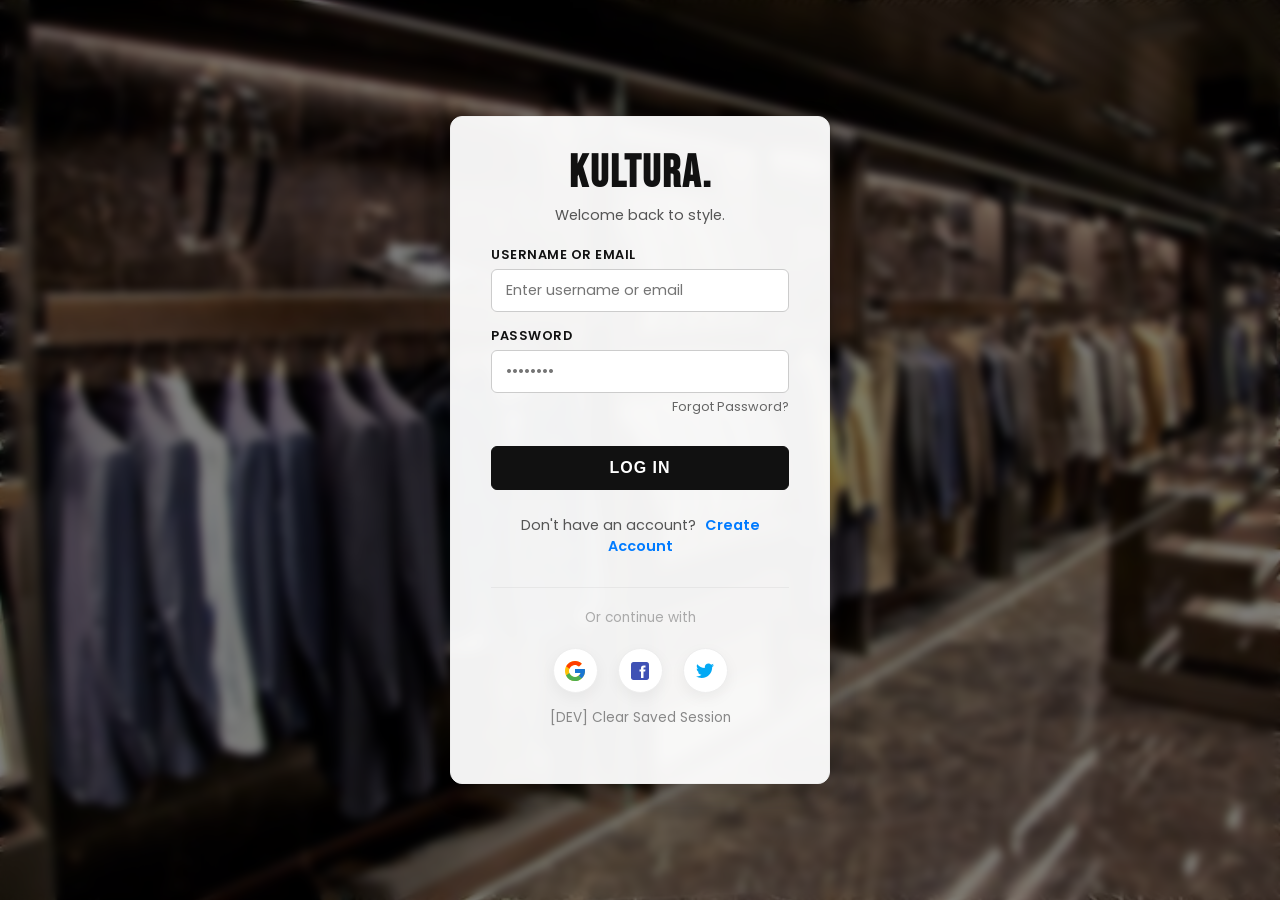
<file: index.html>
<!DOCTYPE html>
<html lang="en">

<head>
    <meta charset="UTF-8">
    <meta name="viewport" content="width=device-width, initial-scale=1.0">
    <title>Login - KULTURA</title>
    <link
        href="https://fonts.googleapis.com/css2?family=Bebas+Neue&family=Poppins:wght@300;400;500;600;700&display=swap"
        rel="stylesheet">
    <link rel="stylesheet" href="style/style.css">
    <link rel="stylesheet" href="style/account.css">
    <style>
        body {
            display: flex;
            justify-content: center;
            align-items: center;
            height: 100vh;
            background-color: #f4f4f4;
            margin: 0;
            background-image: url('img/heroBanner2.jpeg');
            background-size: cover;
            background-position: center;
        }

        body::before {
            content: '';
            position: absolute;
            top: 0;
            left: 0;
            right: 0;
            bottom: 0;
            background: rgba(0, 0, 0, 0.5);
            backdrop-filter: blur(5px);
            z-index: 0;
        }

        .login-card {
            position: relative;
            z-index: 1;
        }
    </style>
</head>

<body>

    <div class="login-card">
        <h2 style="margin-bottom: 5px;">KULTURA.</h2>
        <p data-i18n="login_subtitle" style="margin-bottom: 20px;">Welcome back to style.</p>

        <form id="login-form">
            <div class="form-group">
                <label data-i18n="label_username">Username or Email</label>
                <input type="text" id="login-username" required placeholder="Enter username or email"
                    data-i18n-placeholder="ph_username">
            </div>

            <div class="form-group">
                <label data-i18n="label_password">Password</label>
                <input type="password" id="login-password" required placeholder="••••••••">
                <div class="forgot-pass" onclick="alert('Feature coming soon!')">Forgot Password?</div>
            </div>
            <button type="submit" class="btn-login" data-i18n="btn_login">Log In</button>
            <p class="auth-switch">
                <span data-i18n="text_no_account">Don't have an account?</span>
                <span class="auth-link" onclick="switchAuth('signup')" data-i18n="link_create_account">Create
                    Account</span>
            </p>
        </form>

        <form id="signup-form" style="display: none;">
            <div class="form-group">
                <label>Username</label>
                <input type="text" id="signup-username" required placeholder="Pick a username">
            </div>
            <div class="form-group">
                <label>Email</label>
                <input type="email" id="signup-email" required placeholder="example@email.com">
            </div>
            <div class="form-group">
                <label>Password</label>
                <input type="password" id="signup-pass" required placeholder="Create a password">
            </div>
            <button type="button" class="btn-login"
                onclick="alert('Sign Up functionality implementation pending backend.')">Sign Up</button>
            <p class="auth-switch">
                <span data-i18n="text_have_account">Already have an account?</span>
                <span class="auth-link" onclick="switchAuth('login')" data-i18n="link_login_text">Log In</span>
            </p>
        </form>

        <div class="social-login-section">
            <p>Or continue with</p>
            <div class="social-icons">
                <button class="social-btn google">
                    <svg xmlns="http://www.w3.org/2000/svg" viewBox="0 0 48 48" width="24px" height="24px">
                        <path fill="#FFC107"
                            d="M43.611,20.083H42V20H24v8h11.303c-1.649,4.657-6.08,8-11.303,8c-6.627,0-12-5.373-12-12c0-6.627,5.373-12,12-12c3.059,0,5.842,1.154,7.961,3.039l5.657-5.657C34.046,6.053,29.268,4,24,4C12.955,4,4,12.955,4,24c0,11.045,8.955,20,20,20c11.045,0,20-8.955,20-20C44,22.659,43.862,21.35,43.611,20.083z" />
                        <path fill="#FF3D00"
                            d="M6.306,14.691l6.571,4.819C14.655,15.108,18.961,12,24,12c3.059,0,5.842,1.154,7.961,3.039l5.657-5.657C34.046,6.053,29.268,4,24,4C16.318,4,9.656,8.337,6.306,14.691z" />
                        <path fill="#4CAF50"
                            d="M24,44c5.166,0,9.86-1.977,13.409-5.192l-6.19-5.238C29.211,35.091,26.715,36,24,36c-5.222,0-9.653-3.343-11.303-8l-6.568,4.91C9.658,40.175,16.305,44,24,44z" />
                        <path fill="#1976D2"
                            d="M43.611,20.083H42V20H24v8h11.303c-0.792,2.237-2.231,4.166-4.087,5.571c0.001-0.001,0.002-0.001,0.003-0.002l6.19,5.238C36.971,39.205,44,34,44,24C44,22.659,43.862,21.35,43.611,20.083z" />
                    </svg>
                </button>
                <button class="social-btn facebook">
                    <svg xmlns="http://www.w3.org/2000/svg" viewBox="0 0 48 48" width="24px" height="24px">
                        <path fill="#3F51B5"
                            d="M42,37c0,2.762-2.238,5-5,5H11c-2.761,0-5-2.238-5-5V11c0-2.762,2.239-5,5-5h26c2.762,0,5,2.238,5,5V37z" />
                        <path fill="#FFF"
                            d="M34.368,25H31v13h-5V25h-3v-4h3v-2.41c0.002-3.508,1.459-5.59,5.592-5.59H35v4h-2.287C31.104,17,31,17.6,31,18.723V21h4L34.368,25z" />
                    </svg>
                </button>
                <button class="social-btn twitter">
                    <svg xmlns="http://www.w3.org/2000/svg" viewBox="0 0 48 48" width="24px" height="24px">
                        <path fill="#03A9F4"
                            d="M42,12.429c-1.323,0.586-2.746,0.977-4.247,1.162c1.526-0.906,2.7-2.351,3.251-4.058c-1.428,0.837-3.01,1.452-4.693,1.776C34.967,9.884,33.05,9,30.926,9c-4.08,0-7.387,3.278-7.387,7.32c0,0.572,0.067,1.129,0.193,1.67c-6.138-0.308-11.582-3.226-15.224-7.654c-0.64,1.082-1,2.349-1,3.686c0,2.541,1.301,4.778,3.285,6.096c-1.211-0.037-2.351-0.37-3.349-0.914c0,0.022,0,0.055,0,0.086c0,3.551,2.547,6.508,5.923,7.181c-0.617,0.169-1.269,0.263-1.941,0.263c-0.477,0-0.942-0.054-1.392-0.135c0.94,2.902,3.667,5.023,6.898,5.086c-2.528,1.96-5.712,3.134-9.174,3.134c-0.598,0-1.183-0.034-1.761-0.104C9.268,36.786,13.152,38,17.321,38c13.585,0,21.017-11.156,21.017-20.834c0-0.317-0.01-0.633-0.025-0.945C39.763,15.197,41.013,13.905,42,12.429" />
                    </svg>
                </button>
            </div>
        </div>

        <p style="margin-top: 15px; font-size: 0.85rem; color: #888; cursor: pointer;"
            onclick="localStorage.removeItem('kulturaUser'); alert('Saved session cleared!'); location.reload();">
            [DEV] Clear Saved Session
        </p>
    </div>

    <script src="script/auth.js"></script>
    <script>
        const savedTheme = localStorage.getItem('kulturaTheme');
        if (savedTheme === 'dark') {
            document.body.classList.add('dark-theme');
        }
        const lang = localStorage.getItem('kulturaLang') || 'en';
        const t_login = {
            login_subtitle: { en: "Please log in to continue", id: "Silakan masuk untuk melanjutkan" },
            label_username: { en: "Username or Email", id: "Username atau Email" },
            ph_username: { en: "Enter username or email", id: "Masukkan username atau email" },
            label_password: { en: "Password", id: "Kata Sandi" },
            btn_login: { en: "Log In", id: "Masuk" },
            text_no_account: { en: "Don't have an account?", id: "Belum punya akun?" },
            link_create_account: { en: "Create Account", id: "Buat Akun" },
            text_have_account: { en: "Already have an account?", id: "Sudah punya akun?" },
            link_login_text: { en: "Log In", id: "Masuk" }
        };

        if (lang === 'id') {
            document.querySelectorAll('[data-i18n]').forEach(el => {
                const key = el.getAttribute('data-i18n');
                if (t_login[key]) el.innerText = t_login[key].id;
            });
            document.querySelectorAll('[data-i18n-placeholder]').forEach(el => {
                const key = el.getAttribute('data-i18n-placeholder');
                if (t_login[key]) el.placeholder = t_login[key].id;
            });
        }
    </script>
</body>

</html>
</file>
<file: style/style.css>
* {
    margin: 0;
    padding: 0;
    box-sizing: border-box;
}

html {
    scroll-behavior: smooth;
}

body {
    font-family: 'Poppins', sans-serif;
    color: #111;
    overflow-x: hidden;

    overflow-x: hidden;
}

/* CUSTOMER CARE MODAL - Reusing modal structure but specific overrides if needed */
#customer-care-modal .modal-content {
    text-align: left;
    background: #fff;
    color: #333;
}

body.dark-theme #customer-care-modal .modal-content {
    background: #2c3e50;
    color: #fff;
}

body.dark-theme #customer-care-modal h2 {
    color: #fff;
}

body.dark-theme #care-modal-body {
    color: #ddd !important;
}

/* MUSIC PLAYER DARK MODE */
body.dark-theme .music-player {
    background: #333 !important;
    color: #fff;
    border: 1px solid #444;
}

body.dark-theme #music-title {
    color: #fff !important;
}

body.dark-theme #music-time {
    color: #ccc !important;
}

body.dark-theme .setting-item {
    border-top-color: #444 !important;
}



nav {
    position: fixed;
    top: 0;
    width: 100%;
    padding: 20px 50px;
    display: grid;
    grid-template-columns: 1fr auto 1fr;
    /* Left, Center, Right */
    align-items: center;
    z-index: 100;
    transition: all 0.3s ease;
}

nav.scrolled {
    background-color: rgba(255, 255, 255, 0.95);
    box-shadow: 0px 5px 15px rgba(0, 0, 0, 0.1);
    backdrop-filter: blur(10px);
    padding: 15px 50px;
    /* Slightly smaller padding on scroll */
}


.logo {
    font-family: 'Bebas Neue';
    font-size: 28px;
    letter-spacing: 2px;
    color: white;
    line-height: 1;
    /* Fix vertical alignment */
    padding-top: 4px;
    /* Optical adjustment */
}

.brand-container {
    display: flex;
    flex-direction: column;
    align-items: flex-start;
}

.store-status {
    font-size: 0.75rem;
    font-weight: 500;
    margin-top: -2px;
    font-family: 'Poppins', sans-serif;
    padding: 2px 8px;
    border-radius: 4px;
    letter-spacing: 0.5px;
    transition: all 0.3s ease;
}

.status-open {
    color: #2ecc71;
    /* Green */
    text-shadow: 0 0 5px rgba(46, 204, 113, 0.4);
}

.status-closed {
    color: #e74c3c;
    /* Red */
}

.menu-toggle {
    display: none;
}




.menu a,
.center-menu a {
    text-decoration: none;
    color: #fff;
    /* White by default */
    margin: 0 20px;
    font-size: 14px;
    font-weight: 500;
    transition: color 0.3s ease;
    position: relative;
    padding-bottom: 5px;
}

.center-menu a::after {
    content: '';
    position: absolute;
    width: 0;
    height: 2px;
    bottom: 0;
    left: 0;
    background-color: #fff;
    transition: width 0.3s ease;
}

.center-menu a:hover::after {
    width: 100%;
}

nav.scrolled .center-menu a::after {
    background-color: #333;
}

body.dark-theme nav.scrolled .center-menu a::after {
    background-color: #fff;
}




/* --- NAV ICONS & SEARCH --- */
.nav-icons {
    display: flex;
    justify-content: flex-end;
    align-items: center;
    gap: 20px;
}

.search-box {
    position: relative;
    display: flex;
    align-items: center;
    justify-content: flex-end;
    /* transition: width 0.4s ease; */
}

.search-btn {
    background: none;
    border: none;
    cursor: pointer;
    font-size: 18px;
    color: #fff;
    transition: color 0.3s;
    position: absolute;
    right: 15px;
    z-index: 2;
    padding: 0;
}

.search-input {
    width: 0;
    padding: 10px 0;
    /* Initial padding for hidden state */
    border-radius: 25px;
    border: 1px solid transparent;
    outline: none;
    background: transparent;
    transition: all 0.4s ease;
    opacity: 0;
    font-family: 'Poppins', sans-serif;
    font-size: 0.9rem;
    color: #333;
    pointer-events: none;
}

.search-box.active .search-input {
    width: 250px;
    opacity: 1;
    padding: 10px 45px 10px 20px;
    /* Right padding space for icon */
    background-color: #fff;
    border-color: #ddd;
    pointer-events: all;
    box-shadow: 0 4px 10px rgba(0, 0, 0, 0.1);
}

.search-box.active .search-btn,
.search-box.active .search-btn i {
    color: #333 !important;
    /* Dark icon when inside white input */
}

nav.scrolled .search-btn {
    color: #333;
}

/* Ensure placeholder color is correct */
.search-input::placeholder {
    color: #aaa;
}

.user-link i,
.cart-link svg {
    color: #fff;
    font-size: 18px;
    transition: color 0.3s;
}

nav.scrolled .user-link i,
nav.scrolled .cart-link svg,
nav.scrolled .cart-badge {
    color: #333;
}

nav.scrolled .cart-badge {
    color: white;
    /* Badge text remains white */
}


.hero-banner {
    position: relative;
    height: 100vh;
    display: flex;
    align-items: center;
    justify-content: center;
    text-align: center;
    overflow: hidden;
}

.hero-slides {
    position: absolute;
    top: 0;
    left: 0;
    width: 100%;
    height: 100%;
    z-index: 0;
}

.slide {
    position: absolute;
    top: 0;
    left: 0;
    width: 100%;
    height: 100%;
    background-size: cover;
    background-position: center;
    opacity: 0;
    transition: opacity 1s ease-in-out;
}

.slide.active {
    opacity: 1;
}

.overlay {
    position: absolute;
    top: 0;
    left: 0;
    width: 100%;
    height: 100%;
    background: linear-gradient(rgba(0, 0, 0, 0.326), rgba(0, 0, 0, 0.258));
    z-index: 1;
}

.hero-content {
    position: relative;
    z-index: 2;
    color: #fff;
    max-width: 700px;
    padding: 20px;
}

.hero-content h1 {
    font-family: 'Bebas Neue', cursive;
    font-size: 5rem;
    line-height: 1;
    margin-bottom: 20px;
    letter-spacing: 2px;
}

.hero-content p {
    margin-bottom: 30px;
    font-weight: 300;
}

.cta-button {
    display: inline-block;
    padding: 12px 35px;
    border: 2px solid #fff;
    color: #fff;
    text-decoration: none;
    font-size: 1rem;
    font-weight: 600;
    letter-spacing: 1px;
    border-radius: 50px;
    transition: all 0.3s ease;
    text-transform: uppercase;
    background: transparent;
}

.cta-button:hover {
    background-color: #fff;
    color: #000;
    transform: translateY(-3px);
    box-shadow: 0 10px 20px rgba(0, 0, 0, 0.2);
}

/* Scroll Indicator */
.scroll-indicator {
    position: absolute;
    bottom: 30px;
    left: 50%;
    transform: translateX(-50%);
    display: flex;
    flex-direction: column;
    align-items: center;
    gap: 10px;
    color: white;
    z-index: 2;
    animation: bounce 2s infinite;
}

.scroll-indicator .mouse {
    width: 26px;
    height: 42px;
    border: 2px solid white;
    border-radius: 20px;
    position: relative;
}

.scroll-indicator .mouse::before {
    content: '';
    width: 4px;
    height: 8px;
    background: white;
    position: absolute;
    top: 8px;
    left: 50%;
    transform: translateX(-50%);
    border-radius: 2px;
    animation: scrollMouse 1.5s infinite;
}

.scroll-indicator p {
    font-size: 0.8rem;
    font-weight: 500;
    margin: 0;
    text-transform: uppercase;
    letter-spacing: 2px;
}

@keyframes scrollMouse {
    0% {
        top: 8px;
        opacity: 1;
    }

    100% {
        top: 20px;
        opacity: 0;
    }
}

@keyframes bounce {

    0%,
    20%,
    50%,
    80%,
    100% {
        transform: translateY(0) translateX(-50%);
    }

    40% {
        transform: translateY(-10px) translateX(-50%);
    }

    60% {
        transform: translateY(-5px) translateX(-50%);
    }
}

.shop-container {
    padding: 50px;
}

.shop-content {
    display: flex;
    flex-wrap: wrap;
    justify-content: space-evenly;
    gap: 20px;
}

.shop-item {
    background-color: white;
    padding: 20px;
    border-radius: 10px;
    box-shadow: 0 5px 15px rgba(0, 0, 0, 0.1);
}

.btn {
    display: inline-block;
    padding: 10px 25px;
    background-color: #fff;
    color: #111;
    text-decoration: none;
    font-weight: 500;
    transition: background 0.2s;
    border-radius: 20px;
}

.btn:hover {
    background-color: rgb(141, 141, 141);
}

/* About Us Section */
.about-us {
    padding: 80px 50px;
    background-color: #e0e0e0;
}

.about-container {
    display: flex;
    align-items: center;
    justify-content: space-between;
    flex-wrap: wrap;
    gap: 40px;
    max-width: 1200px;
    margin: 0 auto;
}

.about-video {
    flex: 1;
    min-width: 300px;
}

.about-video iframe {
    width: 100%;
    border-radius: 10px;
    box-shadow: 0 10px 20px rgba(0, 0, 0, 0.1);
}

.about-text {
    flex: 1;
    min-width: 300px;
    color: #333;
}

.about-text h2 {
    font-family: 'Bebas Neue', cursive;
    font-size: 3rem;
    margin-bottom: 20px;
    letter-spacing: 1px;
}

.about-text p {
    font-family: 'Poppins', sans-serif;
    font-size: 1rem;
    line-height: 1.6;
    margin-bottom: 15px;
    color: #555;
}

.about-text .advantages {
    margin-bottom: 30px;
}

/* Modal Styles */
.modal-overlay {
    position: fixed;
    top: 0;
    left: 0;
    width: 100%;
    height: 100%;
    background-color: rgba(0, 0, 0, 0.7);
    display: flex;
    justify-content: center;
    align-items: center;
    z-index: 1000;
    opacity: 0;
    pointer-events: none;
    transition: opacity 0.3s ease;
}

.modal-overlay.active {
    opacity: 1;
    pointer-events: all;
}

.modal-content {
    background-color: white;
    padding: 40px;
    width: 90%;
    max-width: 600px;
    border-radius: 12px;
    box-shadow: 0 20px 50px rgba(0, 0, 0, 0.2);
    position: relative;
    transform: translateY(20px);
    transition: transform 0.3s ease;
    max-height: 80vh;
    overflow-y: auto;
}

.modal-overlay.active .modal-content {
    transform: translateY(0);
}

.close-modal {
    position: absolute;
    top: 15px;
    right: 20px;
    font-size: 28px;
    font-weight: bold;
    cursor: pointer;
    color: #aaa;
    transition: color 0.2s;
}

.close-modal:hover {
    color: #111;
}

/* Newsletter Section */
.newsletter-section {
    background: #f9f9f9;
    padding: 80px 20px;
    text-align: center;
    margin-top: 50px;
}

.newsletter-content {
    max-width: 600px;
    margin: 0 auto;
}

.newsletter-content h2 {
    font-family: 'Bebas Neue', cursive;
    font-size: 2.5rem;
    margin-bottom: 15px;
}

.newsletter-content p {
    color: #666;
    margin-bottom: 30px;
}

.newsletter-form {
    display: flex;
    gap: 10px;
    justify-content: center;
}

.newsletter-form input {
    padding: 12px 20px;
    border: 1px solid #ddd;
    border-radius: 25px;
    width: 60%;
    outline: none;
    font-family: 'Poppins', sans-serif;
}

.newsletter-form button {
    padding: 12px 30px;
    background: #2c3e50;
    color: white;
    border: none;
    border-radius: 25px;
    cursor: pointer;
    font-weight: 600;
    transition: background 0.3s;
}

.newsletter-form button:hover {
    background: #1a252f;
}

/* Payment Icons */
.payment-methods {
    display: flex;
    gap: 15px;
    margin-top: 15px;
    font-size: 1.5rem;
    color: #555;
    align-items: center;
}

.payment-methods i {
    transition: transform 0.3s;
}

.payment-methods i:hover {
    transform: scale(1.2);
    color: #2c3e50;
}

.modal-content h2 {
    font-family: 'Bebas Neue', cursive;
    font-size: 2.5rem;
    margin-bottom: 20px;
}

.modal-content p {
    font-family: 'Poppins', sans-serif;
    font-size: 1rem;
    line-height: 1.6;
    color: #444;
}

/* Shop Section - Reference Style */
.shop-title {
    text-align: left;
    margin-bottom: 20px;
    padding-top: 40px;
    padding-left: 60px;
    /* Align with content */
}

.shop-title h2 {
    font-family: 'Bebas Neue', cursive;
    font-size: 3rem;
    color: #111;
    display: inline-flex;
    align-items: center;
    gap: 15px;
}

/* --- FILTER BUTTONS --- */
.filter-nav {
    display: flex;
    justify-content: center;
    flex-wrap: wrap;
    gap: 15px;
    margin-bottom: 30px;
    padding: 0 20px;
}

.filter-btn {
    background-color: transparent;
    border: 2px solid #ddd;
    border-radius: 25px;
    padding: 8px 20px;
    font-family: 'Poppins', sans-serif;
    font-size: 0.95rem;
    color: #555;
    cursor: pointer;
    transition: all 0.3s ease;
}

.filter-btn:hover {
    border-color: #2c3e50;
    color: #2c3e50;
}

.filter-btn.active {
    background-color: #2c3e50;
    color: white;
    border-color: #2c3e50;
}

/* Search Bar Styles */
.search-container {
    display: flex;
    align-items: center;
    justify-content: center;
    flex-grow: 1;
    /* Occupy remaining space */
}

.search-container input {
    padding: 8px 15px;
    border-radius: 20px;
    border: 1px solid #ccc;
    font-family: 'Poppins', sans-serif;
    font-size: 0.9rem;
    outline: none;
    transition: all 0.3s ease;
    width: 250px;
    /* Widen base width */
    background-color: rgba(255, 255, 255, 0.8);
    margin-left: 50px;
    /* Shift to the right */
}

.search-container input:focus {
    width: 300px;
    /* Expand wider on focus */
    border-color: #e74c3c;
    box-shadow: 0 0 5px rgba(231, 76, 60, 0.2);
    background-color: white;
}

/* Cart Styles */
.cart-link {
    display: inline-flex;
    align-items: center;
    position: relative;
    padding: 5px;
}

.cart-link svg {
    transition: transform 0.2s;
}

.cart-link:hover svg {
    transform: scale(1.1);
}

.cart-badge {
    position: absolute;
    top: -5px;
    right: -8px;
    background-color: #e74c3c;
    color: white;
    font-size: 0.75rem;
    font-weight: bold;
    min-width: 18px;
    height: 18px;
    border-radius: 50%;
    display: flex;
    justify-content: center;
    align-items: center;
    padding: 2px;
    box-shadow: 0 2px 5px rgba(0, 0, 0, 0.2);
    font-family: 'Poppins', sans-serif;
}

/* Flying Item Animation Class */
.fly-item {
    position: fixed;
    z-index: 1000;
    width: 50px;
    height: 50px;
    object-fit: cover;
    border-radius: 50%;
    pointer-events: none;
    transition: all 0.8s cubic-bezier(0.175, 0.885, 0.32, 1.275);
    box-shadow: 0 5px 15px rgba(0, 0, 0, 0.2);
}

.fire {
    display: inline-block;
    animation: pulse-fire 1.5s infinite ease-in-out;
}

@keyframes pulse-fire {
    0% {
        transform: scale(1);
        opacity: 0.85;
        filter: drop-shadow(0 0 2px rgba(231, 76, 60, 0.5));
    }

    50% {
        transform: scale(1.1);
        opacity: 1;
        filter: drop-shadow(0 0 8px rgba(231, 76, 60, 0.8));
    }

    100% {
        transform: scale(1);
        opacity: 0.85;
        filter: drop-shadow(0 0 2px rgba(231, 76, 60, 0.5));
    }
}

.shop-content {
    background-color: #ffffff;
    /* Beige/Yellowish Background */
    padding: 60px 40px;
    border-radius: 20px;
    display: flex;
    flex-wrap: wrap;
    justify-content: center;
    gap: 30px;
}

.shop-item {
    background-color: white;
    border-radius: 12px;
    box-shadow: 0 10px 25px rgba(0, 0, 0, 0.15);
    /* Stronger shadow */
    width: 260px;
    text-align: center;
    transition: transform 0.3s ease, box-shadow 0.3s ease;
    overflow: hidden;
    display: flex;
    flex-direction: column;
}

.shop-item:hover {
    transform: translateY(-5px);
    box-shadow: 0 15px 35px rgba(0, 0, 0, 0.2);
}

.product-image {
    width: 100%;
    height: 200px;
    overflow: hidden;
    background-color: #f0f0f0;
    cursor: cell;
    position: relative;
    /* For discount badge */
}

/* Removing discount-badge styles */
.product-overlay {
    position: absolute;
    bottom: 0;
    left: 0;
    width: 100%;
    height: 100%;
    background: linear-gradient(to top, rgba(0, 0, 0, 0.7), transparent 40%);
    display: flex;
    justify-content: center;
    align-items: flex-end;
    padding-bottom: 20px;
    opacity: 0;
    transition: opacity 0.3s ease;
    pointer-events: none;
}

.product-overlay span {
    color: white;
    font-size: 0.9rem;
    font-weight: 500;
    transform: translateY(20px);
    transition: transform 0.3s ease;
}

.product-image:hover .product-overlay {
    opacity: 1;
}

.product-image:hover .product-overlay span {
    transform: translateY(0);
}

.product-image img {
    width: 100%;
    height: 100%;
    object-fit: contain;
    /* Changed from cover to contain to prevent cropping */
    transition: transform 0.5s ease;
}

.shop-item:hover .product-image img {
    transform: scale(1.05);
}

.product-info {
    padding: 20px 15px;
    display: flex;
    flex-direction: column;
    flex-grow: 1;
}

.shop-item h2 {
    font-family: 'Bebas Neue', cursive;
    font-size: 1.5rem;
    margin-bottom: 5px;
    letter-spacing: 0.5px;
    color: #333;
    line-height: 1.2;
}

.shop-item .price {
    font-family: 'Poppins', sans-serif;
    font-size: 1rem;
    color: #555;
    color: #555;
    color: #555;
    margin-bottom: 5px;
    font-weight: 500;
}

.product-rating {
    color: #e74c3c;
    /* Red to match site theme, avoiding yellow */
    font-size: 0.75rem;
    /* Smaller size */
    margin-bottom: 15px;
    /* Slightly less spacing */
    letter-spacing: 1px;
    display: flex;
    justify-content: center;
    align-items: center;
    gap: 5px;
}

.rating-text {
    color: #777;
    font-size: 0.75rem;
    font-weight: 400;
}

.product-actions {
    display: flex;
    flex-direction: column;
    gap: 12px;
    align-items: center;
    margin-top: auto;
    width: 100%;
}

.shop-item button {
    background-color: #2c3e50;
    color: white;
    border: none;
    padding: 10px 20px;
    font-size: 0.9rem;
    border-radius: 20px;
    cursor: pointer;
    font-family: 'Poppins', sans-serif;
    transition: background-color 0.2s;
    width: 80%;
    /* Wider button */
}

.shop-item button:hover {
    background-color: #1a252f;
}

.details-link {
    font-family: 'Poppins', sans-serif;
    font-size: 0.85rem;
    color: #3498db;
    text-decoration: none;
    font-weight: 500;
    transition: color 0.2s;
}

.details-link:hover {
    color: #2980b9;
    text-decoration: underline;
}

/* --- SIDEBAR & NOTIF (GLASSMORPHISM & PREMIUM UI) --- */
.sidebar-overlay {
    position: fixed;
    top: 0;
    left: 0;
    width: 100%;
    height: 100%;
    background: rgba(0, 0, 0, 0.4);
    /* backdrop-filter removed */
    z-index: 998;
    display: none;
    opacity: 0;
    transition: opacity 0.4s ease;
}

.sidebar-overlay.active {
    opacity: 1;
}

/* --- SUCCESS MODAL & ANIMATION --- */
.success-modal {
    position: fixed;
    top: 0;
    left: 0;
    width: 100%;
    height: 100%;
    background: rgba(0, 0, 0, 0.5);
    display: none;
    justify-content: center;
    align-items: center;
    z-index: 2000;
    opacity: 0;
    transition: opacity 0.3s ease;
}

.success-modal.active {
    display: flex;
    opacity: 1;
}

.success-content {
    background: white;
    padding: 30px;
    border-radius: 20px;
    text-align: center;
    width: 90%;
    max-width: 400px;
    box-shadow: 0 20px 50px rgba(0, 0, 0, 0.3);
    transform: scale(0.8);
    transition: transform 0.3s cubic-bezier(0.34, 1.56, 0.64, 1);
}

.success-modal.active .success-content {
    transform: scale(1);
}

.success-content h2 {
    font-family: 'Bebas Neue', cursive;
    font-size: 2rem;
    color: #27ae60;
    margin: 15px 0 10px;
}

.success-content p {
    color: #555;
    margin-bottom: 20px;
    font-size: 0.95rem;
}

.success-content button {
    background: #27ae60;
    color: white;
    border: none;
    padding: 10px 30px;
    border-radius: 50px;
    font-weight: 600;
    cursor: pointer;
    transition: background 0.2s;
}

.success-content button:hover {
    background: #219150;
}

/* CHECKMARK ANIMATION (Cool Pop) */
.checkmark-wrapper {
    width: 100px;
    height: 100px;
    margin: 0 auto 20px;
}

.checkmark {
    width: 100px;
    height: 100px;
    border-radius: 50%;
    display: block;
    stroke-width: 2;
    stroke: #fff;
    stroke-miterlimit: 10;
    margin: 10% auto;
    box-shadow: inset 0px 0px 0px #27ae60;
    animation: fill .4s cubic-bezier(0.650, 0.045, 0.355, 1.000) forwards;
    animation-delay: 0.2s;
    /* Wait for modal fade in */
}

.checkmark__circle {
    stroke-dasharray: 166;
    stroke-dashoffset: 166;
    stroke-width: 2;
    stroke-miterlimit: 10;
    stroke: #27ae60;
    fill: none;
    animation: stroke 0.6s cubic-bezier(0.650, 0.045, 0.355, 1.000) forwards;
}

.checkmark__check {
    transform-origin: 50% 50%;
    stroke-dasharray: 48;
    stroke-dashoffset: 48;
    animation: stroke 0.3s cubic-bezier(0.650, 0.045, 0.355, 1.000) 0.8s forwards;
}

@keyframes stroke {
    100% {
        stroke-dashoffset: 0;
    }
}

@keyframes fill {
    100% {
        box-shadow: inset 0px 0px 0px 50px #27ae60;
    }
}

.sidebar-cart {
    position: fixed;
    top: 0;
    right: -480px;
    width: 450px;
    height: 100vh;
    background: rgba(255, 255, 255, 0.85);
    /* Glass effect */
    backdrop-filter: blur(20px);
    -webkit-backdrop-filter: blur(20px);
    z-index: 999;
    box-shadow: -10px 0 30px rgba(0, 0, 0, 0.15);
    transition: right 0.5s cubic-bezier(0.16, 1, 0.3, 1);
    padding: 40px;
    display: flex;
    flex-direction: column;
    border-left: 1px solid rgba(255, 255, 255, 0.5);
}

.sidebar-cart.active {
    right: 0;
}

.sidebar-header {
    display: flex;
    justify-content: space-between;
    align-items: center;
    margin-bottom: 30px;
    border-bottom: 1px solid rgba(0, 0, 0, 0.05);
    padding-bottom: 20px;
}

.sidebar-header h3 {
    font-family: 'Bebas Neue', cursive;
    font-size: 2rem;
    letter-spacing: 1px;
    color: #111;
}

.close-sidebar {
    background: none;
    border: none;
    font-size: 2rem;
    cursor: pointer;
    color: #555;
    transition: color 0.3s;
}

.close-sidebar:hover {
    color: #000;
}

.cart-scroll-area {
    flex: 1;
    overflow-y: auto;
    padding-right: 10px;
    min-height: 0;
    /* Important for recursion in flex children scroll */
}

/* Custom Scrollbar */
.cart-scroll-area::-webkit-scrollbar {
    width: 6px;
}

.cart-scroll-area::-webkit-scrollbar-track {
    background: transparent;
}

.cart-scroll-area::-webkit-scrollbar-thumb {
    background: #ccc;
    border-radius: 10px;
}

/* Dark Mode Scrollbar Overrides */
body.dark-theme ::-webkit-scrollbar {
    width: 6px;
    background-color: #121212;
}

body.dark-theme ::-webkit-scrollbar-track {
    background-color: #1a1a1a;
}

body.dark-theme ::-webkit-scrollbar-thumb {
    background-color: #333;
    border-radius: 10px;
}

body.dark-theme ::-webkit-scrollbar-thumb:hover {
    background-color: #555;
}

/* Specific Targets for Dark Mode Scrollbars */
body.dark-theme .cart-scroll-area::-webkit-scrollbar-track,
body.dark-theme .detail-right::-webkit-scrollbar-track {
    background: #1e1e1e;
}

body.dark-theme .cart-scroll-area::-webkit-scrollbar-thumb,
body.dark-theme .detail-right::-webkit-scrollbar-thumb {
    background: #444;
}

.cart-item-row {
    display: flex;
    gap: 20px;
    margin-bottom: 25px;
    border-bottom: 1px solid rgba(0, 0, 0, 0.05);
    padding-bottom: 20px;
    animation: fadeIn 0.4s ease forwards;
}

@keyframes fadeIn {
    from {
        opacity: 0;
        transform: translateY(10px);
    }

    to {
        opacity: 1;
        transform: translateY(0);
    }
}

.item-info {
    flex: 1;
    display: flex;
    flex-direction: column;
    justify-content: space-between;
}

.item-info h5 {
    font-size: 16px;
    font-weight: 600;
    margin-bottom: 5px;
    color: #333;
}

.item-info small {
    color: #777;
    font-size: 13px;
}

.cart-qty-control {
    display: flex;
    align-items: center;
    gap: 15px;
    margin-top: 10px;
}

.mini-btn {
    width: 28px;
    height: 28px;
    background: #fff;
    border: 1px solid #ddd;
    color: #333;
    border-radius: 50%;
    cursor: pointer;
    display: flex;
    align-items: center;
    justify-content: center;
    transition: all 0.2s;
}

.mini-btn:hover {
    background: #000;
    color: #fff;
    border-color: #000;
}

.cart-qty-display {
    font-weight: 600;
    width: 20px;
    text-align: center;
}

.member-section {
    background: rgba(0, 0, 0, 0.03);
    padding: 15px;
    border-radius: 10px;
    margin-top: 10px;
    margin-bottom: 20px;
}

.sidebar-footer {
    border-top: 2px dashed rgba(0, 0, 0, 0.1);
    padding-top: 25px;
    margin-top: auto;
    background: rgba(255, 255, 255, 0.5);
    border-radius: 20px 20px 0 0;
    margin-left: -40px;
    margin-right: -40px;
    margin-bottom: -40px;
    padding: 30px 40px;
}

.summary-row {
    display: flex;
    justify-content: space-between;
    margin-bottom: 12px;
    font-size: 14px;
    color: #555;
}

.summary-row.total {
    font-weight: 700;
    font-size: 20px;
    color: #000;
    border-top: 1px solid rgba(0, 0, 0, 0.1);
    padding-top: 15px;
    margin-top: 15px;
}

#btn-bayar {
    width: 100%;
    padding: 18px;
    background: #111;
    color: #fff;
    border: none;
    border-radius: 12px;
    margin-top: 25px;
    cursor: pointer;
    font-weight: 600;
    font-size: 16px;
    letter-spacing: 1px;
    transition: transform 0.2s, box-shadow 0.2s;
    box-shadow: 0 10px 20px rgba(0, 0, 0, 0.15);
}

#btn-bayar:hover {
    transform: translateY(-3px);
    box-shadow: 0 15px 30px rgba(0, 0, 0, 0.25);
}

#btn-bayar:disabled {
    background: #ccc;
    cursor: not-allowed;
    transform: none;
    box-shadow: none;
}

.input-voucher {
    width: 100%;
    padding: 12px 15px;
    border: 1px solid #ddd;
    background: #fff;
    border-radius: 8px;
    margin-top: 15px;
    font-family: inherit;
    outline: none;
    transition: border-color 0.3s;
}

.input-voucher:focus {
    border-color: #000;
}

.toast {
    position: fixed;
    bottom: 30px;
    left: 50%;
    transform: translateX(-50%) translateY(100px);
    background: rgba(20, 20, 20, 0.9);
    backdrop-filter: blur(10px);
    color: #fff;
    padding: 15px 30px;
    border-radius: 50px;
    z-index: 2000;
    transition: all 0.4s cubic-bezier(0.175, 0.885, 0.32, 1.275);
    box-shadow: 0 10px 30px rgba(0, 0, 0, 0.2);
    font-weight: 500;
}

/* --- CONTACT MODAL --- */
.contact-modal {
    position: fixed;
    top: 0;
    left: 0;
    width: 100%;
    height: 100%;
    background: rgba(0, 0, 0, 0.4);
    display: none;
    justify-content: center;
    align-items: center;
    z-index: 2000;
    opacity: 0;
    transition: opacity 0.3s ease;
}

.contact-modal.active {
    display: flex;
    opacity: 1;
}

.contact-content {
    background: #fff;
    padding: 25px;
    border-radius: 15px;
    width: 90%;
    max-width: 500px;
    position: relative;
    box-shadow: 0 10px 40px rgba(0, 0, 0, 0.2);
    transform: translateY(20px);
    transition: transform 0.3s ease;
    text-align: center;
}

.contact-modal.active .contact-content {
    transform: translateY(0);
}

.close-contact {
    position: absolute;
    top: 15px;
    right: 20px;
    font-size: 28px;
    font-weight: bold;
    color: #555;
    cursor: pointer;
    transition: color 0.3s;
}

.close-contact:hover {
    color: #000;
}

.contact-content h2 {
    font-family: 'Bebas Neue', cursive;
    margin-bottom: 20px;
    font-size: 2rem;
    color: #333;
}

.map-container {
    width: 100%;
    border-radius: 10px;
    overflow: hidden;
    margin-bottom: 15px;
    box-shadow: 0 5px 15px rgba(0, 0, 0, 0.1);
}

.address-box {
    margin-bottom: 25px;
    color: #666;
    font-size: 0.95rem;
    line-height: 1.5;
}

/* SOCIAL ICONS (SIMPLE) */
.social-container {
    display: flex;
    justify-content: center;
    gap: 20px;
    flex-wrap: wrap;
}

.social-btn {
    display: flex;
    align-items: center;
    justify-content: center;
    width: 50px;
    height: 50px;
    background: #f0f0f0;
    border-radius: 50%;
    color: #333;
    text-decoration: none;
    transition: all 0.3s ease;
    box-shadow: 0 4px 10px rgba(0, 0, 0, 0.1);
}

.social-btn i {
    font-size: 24px;
    transition: color 0.3s ease;
}

/* HOVER EFFECTS - SIMPLE BLACK */
.social-btn:hover {
    background: #000;
    color: #fff;
    transform: translateY(-3px);
    box-shadow: 0 6px 15px rgba(0, 0, 0, 0.2);
}


/* --- FOOTER STYLES --- */
.site-footer {
    background-color: #111;
    color: #fff;
    padding: 60px 0 20px;
    font-family: 'Poppins', sans-serif;
    margin-top: 0;
    /* Removed top margin */
}

.footer-container {
    max-width: 1200px;
    margin: 0 auto;
    display: flex;
    flex-wrap: wrap;
    justify-content: space-between;
    padding: 0 40px;
    gap: 40px;
}

.footer-col {
    flex: 1;
    min-width: 250px;
}

.footer-col h4 {
    font-family: 'Bebas Neue', cursive;
    font-size: 24px;
    letter-spacing: 1px;
    margin-bottom: 20px;
    color: #fff;
}

.brand-col .logo {
    font-size: 32px;
    margin-bottom: 15px;
    display: block;
}

.tagline {
    font-size: 14px;
    color: #aaa;
    line-height: 1.6;
}

.footer-col ul {
    list-style: none;
}

.footer-col ul li {
    margin-bottom: 10px;
}

.footer-col ul li a {
    color: #aaa;
    text-decoration: none;
    transition: color 0.3s;
}

.footer-col ul li a:hover {
    color: #fff;
}

.footer-col p {
    color: #aaa;
    font-size: 14px;
    line-height: 1.6;
}

/* Footer Specific Social Icons */
.social-links {
    display: flex;
    gap: 15px;
}

.social-links a {
    display: flex;
    justify-content: center;
    align-items: center;
    width: 35px;
    height: 35px;
    background: #333;
    color: #fff;
    border-radius: 50%;
    text-decoration: none;
    transition: all 0.3s ease;
}

.social-links a:hover {
    background: #fff;
    color: #000;
    transform: translateY(-3px);
}

.footer-bottom {
    border-top: 1px solid #333;
    margin-top: 40px;
    padding-top: 20px;
    text-align: center;
    color: #666;
    font-size: 13px;
}

@media (max-width: 768px) {
    .footer-container {
        flex-direction: column;
        text-align: center;
    }


    .footer-social {
        justify-content: center;
    }
}

/* --- ANIMATION ENHANCEMENTS --- */

/* 1. Navbar Hover Effect (Underline) */
.menu a {
    position: relative;
    padding-bottom: 5px;
}

.menu a::after {
    content: '';
    position: absolute;
    width: 0;
    height: 2px;
    bottom: 0;
    left: 0;
    background-color: #fff;
    transition: width 0.3s ease;
}

.menu a:hover::after {
    width: 100%;
}

/* Dark Underline when Scrolled */
nav.scrolled .menu a::after {
    background-color: #000;
}

/* 2. Scroll Reveal Animation Classes */
.reveal-up {
    opacity: 0;
    transform: translateY(50px);
    transition: all 0.8s cubic-bezier(0.5, 0, 0, 1);
}

.reveal-visible {
    opacity: 1;
    transform: translateY(0);
}

/* 3. Hero Entrance Animations */
.hero-content h1 {
    opacity: 0;
    transform: translateY(30px);
    animation: fadeInUp 1s ease forwards 0.5s;
}

.hero-content p {
    opacity: 0;
    transform: translateY(30px);
    animation: fadeInUp 1s ease forwards 0.8s;
}

.hero-content .btn {
    opacity: 0;
    transform: translateY(30px);
    animation: fadeInUp 1s ease forwards 1.1s;
}

@keyframes fadeInUp {
    to {
        opacity: 1;
        transform: translateY(0);
    }
}

/* Category Filter Styling */
.category-filter {
    display: flex;
    justify-content: center;
    gap: 15px;
    margin-bottom: 40px;
    flex-wrap: wrap;
}

.filter-btn {
    padding: 10px 25px;
    border: 1px solid #ddd;
    background: #fff;
    border-radius: 25px;
    cursor: pointer;
    font-size: 0.9rem;
    transition: all 0.3s;
}

.filter-btn:hover,
.filter-btn.active {
    background: #000;
    color: #fff;
    border-color: #000;
}

/* 4. Product Card Hover Effects */
.shop-item {
    transition: transform 0.3s ease, box-shadow 0.3s ease;
}

.shop-item:hover {
    transform: translateY(-10px);
    box-shadow: 0 15px 30px rgba(0, 0, 0, 0.15);
}

.shop-item h2 {
    font-size: 1.1rem;
    /* Increased from 1rem */
    /* Slightly smaller for better fit */
    font-weight: 600;
    margin: 15px 10px 10px;
    color: #222;
    text-align: center;
    line-height: 1.4;
    /* More breathing room */
    /* Ensure uniform height for titles */
    display: -webkit-box;
    -webkit-line-clamp: 2;
    line-clamp: 2;
    -webkit-box-orient: vertical;
    overflow: hidden;
    height: 2.9em;
    /* Increased height to avoid cutting descenders */
    min-height: 2.9em;
    /* Force minimum height */
}



/* Read More Button */
.read-more {
    display: inline-block;
    margin-top: 15px;
    padding: 10px 25px;
    background: #2c3e50;
    color: #fff;
    text-decoration: none;
    border-radius: 25px;
    font-size: 0.9rem;
    font-weight: 600;
    transition: all 0.3s ease;
}

.read-more:hover {
    background: #34495e;
    transform: translateX(5px);
}

/* 5. Button Pulse Effect */
.btn:hover,
#btn-bayar:hover {
    transform: scale(1.05);
    box-shadow: 0 0 15px rgba(231, 76, 60, 0.4);
    /* Glow effect */
}

/* Specific Animation for About Us Button */
.about-text .btn {
    animation: pulseBtn 2s infinite;
}

@keyframes pulseBtn {
    0% {
        transform: scale(1);
        box-shadow: 0 0 0 0 rgba(231, 76, 60, 0.7);
    }

    70% {
        transform: scale(1.05);
        box-shadow: 0 0 0 10px rgba(231, 76, 60, 0);
    }

    100% {
        transform: scale(1);
        box-shadow: 0 0 0 0 rgba(231, 76, 60, 0);
    }
}

/* --- REDESIGNED PRODUCT CARD --- */
.short-desc {
    font-size: 0.85rem;
    color: #666;
    margin-bottom: 20px;
    line-height: 1.4;
    display: -webkit-box;
    -webkit-line-clamp: 2;
    line-clamp: 2;
    /* Standard property */
    -webkit-box-orient: vertical;
    overflow: hidden;
    height: 38px;
    /* Force height for alignment */
}

.product-actions-new {
    display: flex;
    align-items: center;
    justify-content: space-between;
    margin-top: auto;
    width: 100%;
    padding-top: 10px;
    border-top: 1px solid #f0f0f0;
}

/* Increased specificity to override .shop-item button */
.shop-item .btn-add-cart {
    width: 40px;
    height: 40px;
    padding: 0;
    /* Reset padding from generic button */
    border-radius: 50%;
    background-color: #2c3e50;
    color: white;
    border: none;
    display: flex;
    justify-content: center;
    align-items: center;
    cursor: pointer;
    transition: all 0.2s ease;
}

.shop-item .btn-add-cart:hover {
    background-color: #1a252f;
    /* Theme color (Dark Slate) instead of Red */
    transform: scale(1.1);
}

.details-link-new {
    font-size: 0.85rem;
    color: #333;
    text-decoration: none;
    border-bottom: 1px solid #333;
    padding-bottom: 2px;
    transition: all 0.2s;
}

.details-link-new:hover {
    color: #1a252f;
    /* Theme color instead of Red */
    border-color: #1a252f;
}

/* --- PRODUCT DETAIL MODAL (Split View) --- */
.detail-modal-content {
    background-color: white;
    width: 90%;
    max-width: 900px;
    /* Wider for split view */
    border-radius: 20px;
    box-shadow: 0 25px 50px -12px rgba(0, 0, 0, 0.25);
    position: relative;
    overflow: hidden;
    display: flex;
    flex-direction: column;
    max-height: 90vh;
    animation: slideUp 0.4s ease-out;
}

@keyframes slideUp {
    from {
        opacity: 0;
        transform: translateY(50px);
    }

    to {
        opacity: 1;
        transform: translateY(0);
    }
}

.close-detail {
    position: absolute;
    top: 20px;
    right: 25px;
    font-size: 32px;
    cursor: pointer;
    z-index: 10;
    color: #444;
    transition: color 0.2s;
    background: rgba(255, 255, 255, 0.8);
    border-radius: 50%;
    width: 40px;
    height: 40px;
    display: flex;
    justify-content: center;
    align-items: center;
}

.close-detail:hover {
    color: #e74c3c;
}

/* ... previous code ... */

.detail-grid {
    display: flex;
    flex-wrap: wrap;
    height: 100%;
    overflow: hidden;
}

.detail-left {
    flex: 0 0 40%;
    /* Reduced from flex: 1 (50%) */
    max-width: 40%;
    background-color: #f4f4f4;
    position: relative;
}

.detail-left img {
    width: 100%;
    height: 100%;
    object-fit: cover;
    display: block;
}

.detail-right {
    flex: 1;
    padding: 40px;
    overflow-y: auto;
    /* Enable scrolling */
    display: flex;
    flex-direction: column;
    /* Ensure scrollbar looks good */
    scrollbar-width: thin;
    scrollbar-color: #ccc transparent;
}

.detail-right::-webkit-scrollbar {
    width: 6px;
}

.detail-right::-webkit-scrollbar-track {
    background: transparent;
}

.detail-right::-webkit-scrollbar-thumb {
    background-color: #ccc;
    border-radius: 20px;
}

/* Modal Add to Cart Button */
.btn-modal-add {
    width: 100%;
    padding: 15px;
    background-color: #2c3e50;
    color: white;
    border: none;
    border-radius: 12px;
    font-size: 1rem;
    font-weight: 600;
    cursor: pointer;
    font-family: 'Poppins', sans-serif;
    transition: all 0.3s ease;
    margin-top: 20px;
    box-shadow: 0 4px 15px rgba(44, 62, 80, 0.3);
}

.btn-modal-add:hover {
    background-color: #1a252f;
    transform: translateY(-2px);
    box-shadow: 0 8px 20px rgba(44, 62, 80, 0.4);
}

/* Mobile Responsive Overlay */
@media (max-width: 768px) {
    .detail-grid {
        flex-direction: column;
        overflow-y: auto;
    }

    .detail-left {
        height: 250px;
        /* Reduced height on mobile too */
        flex: none;
        max-width: 100%;
    }

    .detail-right {
        flex: none;
        padding: 25px;
        overflow-y: visible;
        /* Let grid handle scroll on mobile */
    }
}

/* --- MARQUEE SECTION --- */
.marquee-wrapper {
    background: #000;
    color: #fff;
    padding: 15px 0;
    overflow: hidden;
    white-space: nowrap;
    position: relative;
    z-index: 10;
}

.marquee-content {
    display: inline-block;
    animation: marqueeScroll 20s linear infinite;
}

.marquee-content span {
    font-size: 1.2rem;
    font-weight: 600;
    letter-spacing: 2px;
    margin-right: 50px;
    font-family: 'Bebas Neue', sans-serif;
}

.marquee-content.reverse {
    animation: marqueeScrollReverse 20s linear infinite;
}

@keyframes marqueeScroll {
    from {
        transform: translateX(0);
    }

    to {
        transform: translateX(-50%);
    }
}

@keyframes marqueeScrollReverse {
    from {
        transform: translateX(-50%);
    }

    to {
        transform: translateX(0);
    }
}

/* --- RATINGS SECTION --- */
.ratings-section {
    padding: 80px 50px 60px;
    /* Balanced padding */
    background-color: #dcdcdc;
    /* Grey background */
    text-align: center;
}

.rating-header-container {
    max-width: 800px;
    margin: 0 auto 60px;
}

.rating-header h2 {
    font-family: 'Poppins', sans-serif;
    font-size: 2.5rem;
    font-weight: 700;
    margin-bottom: 20px;
    color: #111;
}

.rating-header p {
    color: #666;
    line-height: 1.6;
    font-size: 1rem;
}

.rating-grid {
    display: grid;
    grid-template-columns: repeat(auto-fit, minmax(300px, 1fr));
    gap: 30px;
    max-width: 1200px;
    margin: 0 auto;
}

/* Rating Card */
.rating-card {
    background: white;
    padding: 30px;
    transition: all 0.3s ease;
    box-shadow: 0 5px 20px rgba(0, 0, 0, 0.05);
}

.rating-card:hover {
    transform: translateY(-5px);
    box-shadow: 0 10px 30px rgba(0, 0, 0, 0.1);
}

.stars {
    color: #f1c40f;
    margin-bottom: 20px;
    font-size: 1.2rem;
}

.review-text {
    font-size: 0.95rem;
    line-height: 1.6;
    color: #444;
    margin-bottom: 25px;
    font-style: italic;
    min-height: 80px;
}

.reviewer-info {
    display: flex;
    align-items: center;
    gap: 15px;
}

.reviewer-img {
    width: 50px;
    height: 50px;
    border-radius: 50%;
    background-size: cover;
    background-position: center;
    background-color: #ddd;
}

.reviewer-text h4 {
    font-size: 1rem;
    font-weight: 700;
    margin-bottom: 2px;
    color: #222;
}

.reviewer-text span {
    font-size: 0.8rem;
    color: #888;
    text-transform: uppercase;
    letter-spacing: 1px;
}

@media (max-width: 768px) {
    .ratings-section {
        padding: 50px 20px;
    }

    .rating-header h2 {
        font-size: 2rem;
    }

    .marquee-content span {
        font-size: 1rem;
    }
}

/* --- VALUE PROPOSITION SECTION --- */
.value-props {
    display: flex;
    justify-content: center;
    gap: 50px;
    padding: 60px 40px;
    background-color: #f9f9f9;
    flex-wrap: wrap;
    text-align: center;
}

.prop-item {
    flex: 1;
    min-width: 250px;
    max-width: 350px;
    padding: 20px;
    border-radius: 8px;
    /* Soften edges */
    transition: transform 0.3s ease, box-shadow 0.3s ease;
    /* Hover animation */
}

.prop-item:hover {
    transform: translateY(-5px);
    /* Lift element */
    box-shadow: 0 10px 20px rgba(0, 0, 0, 0.05);
    /* Add depth */
    background-color: #fff;
    /* Highlight card */
}

.prop-item i {
    font-size: 2.5rem;
    color: #333;
    /* Dark accents */
    margin-bottom: 20px;
    transition: color 0.3s;
}

.prop-item:hover i {
    color: #e74c3c;
    /* Accent color on hover (like the fire icon) */
}

.prop-item h3 {
    font-size: 1.2rem;
    margin-bottom: 10px;
}

.prop-item p {
    color: #666;
    font-size: 0.9rem;
    line-height: 1.5;
}

/* --- COMMON SECTION TITLES --- */
.section-title {
    text-align: center;
    font-family: 'Poppins', sans-serif;
    font-size: 2.5rem;
    font-weight: 700;
    margin-bottom: 40px;
    padding-top: 40px;
    /* Added spacing from top */
    color: #111;
    text-transform: capitalize;
}

/* --- FAQ SECTION --- */
.faq-section {
    padding: 80px 40px;
    background-color: #fff;
}

.faq-container {
    max-width: 800px;
    margin: 0 auto;
}

.faq-section h2 {
    text-align: center;
    font-family: 'Poppins', sans-serif;
    font-size: 2rem;
    margin-bottom: 40px;
}

.faq-item {
    border-bottom: 1px solid #eee;
    margin-bottom: 10px;
}

.faq-question {
    width: 100%;
    text-align: left;
    background: none;
    border: none;
    padding: 20px 10px;
    /* Added side padding for hover bg */
    font-size: 1.1rem;
    font-weight: 500;
    color: #333;
    cursor: pointer;
    display: flex;
    justify-content: space-between;
    align-items: center;
    font-family: 'Poppins', sans-serif;
    border-radius: 4px;
    transition: background-color 0.2s ease, padding-left 0.2s ease;
}

.faq-question:hover {
    background-color: #f5f5f5;
    /* Subtle hover bg */
    padding-left: 20px;
    /* Slide text effect */
}

.faq-question i {
    transition: transform 0.3s;
    font-size: 0.9rem;
}

.faq-question.active i {
    transform: rotate(45deg);
    /* Turn plus to x */
}

.faq-answer {
    max-height: 0;
    overflow: hidden;
    transition: max-height 0.3s ease-out;
    padding-right: 20px;
    padding-left: 10px;
}

.faq-answer p {
    padding-bottom: 20px;
    color: #666;
    line-height: 1.6;
}

/* Lightbox */
.lightbox-modal {
    position: fixed;
    top: 0;
    left: 0;
    width: 100%;
    height: 100%;
    background: rgba(0, 0, 0, 0.9);
    z-index: 9999;
    display: none;
    justify-content: center;
    align-items: center;
}

.lightbox-modal.active {
    display: flex;
}

.lightbox-content {
    max-width: 90%;
    max-height: 90%;
    border-radius: 5px;
    animation: zoomIn 0.3s;
}

.close-lightbox {
    position: absolute;
    top: 20px;
    right: 20px;
    font-size: 40px;
    color: #fff;
    cursor: pointer;
}

/* --- NEWSLETTER SECTION --- */
.newsletter-section {
    padding: 80px 0;
    text-align: center;
    background-color: #f9f9f9;
    border-top: 1px solid #eee;
}

.newsletter-content {
    max-width: 600px;
    margin: 0 auto;
    padding: 0 20px;
}

.newsletter-content h2 {
    font-size: 2.5rem;
    margin-bottom: 10px;
    font-family: 'Bebas Neue', cursive;
    color: #333;
}

.newsletter-content p {
    color: #666;
    margin-bottom: 30px;
}

.newsletter-form {
    display: flex;
    gap: 10px;
}

.newsletter-form input {
    flex: 1;
    padding: 12px 20px;
    border: 1px solid #ddd;
    border-radius: 30px;
    outline: none;
}

.newsletter-form button {
    padding: 12px 30px;
    background-color: #333;
    color: #fff;
    border: none;
    border-radius: 30px;
    cursor: pointer;
    transition: all 0.3s ease;
}

.newsletter-form button:hover {
    background-color: #555;
    transform: translateY(-2px);
}

/* --- REVIEW SYSTEM ENHANCEMENTS --- */
.review-actions-bottom {
    display: flex;
    justify-content: center;
    gap: 15px;
    margin-top: 40px;
}

.review-actions-bottom button {
    padding: 12px 30px;
    border-radius: 50px;
    font-weight: 600;
    cursor: pointer;
    font-size: 1rem;
    transition: all 0.3s ease;
    border: none;
    display: flex;
    align-items: center;
    gap: 10px;
}

/* Primary Button: Premium Gradient */
.btn-review-primary {
    background: linear-gradient(135deg, #1abc9c, #16a085);
    color: white;
    box-shadow: 0 4px 15px rgba(26, 188, 156, 0.4);
    border: none;
    font-weight: 700;
    letter-spacing: 0.5px;
}

.btn-review-primary:hover {
    transform: translateY(-3px) scale(1.02);
    box-shadow: 0 8px 25px rgba(26, 188, 156, 0.6);
    background: linear-gradient(135deg, #16a085, #1abc9c);
    /* Reverse gradient on hover */
}

/* Secondary Button: Elegant Outline */
.btn-review-secondary {
    background: transparent;
    color: #2c3e50;
    border: 2px solid #2c3e50 !important;
    font-weight: 600;
}

.btn-review-secondary:hover {
    background-color: #2c3e50;
    color: white;
    transform: translateY(-3px);
    box-shadow: 0 5px 15px rgba(44, 62, 80, 0.2);
}

/* Fade In Up Animation for Reviews */
@keyframes fadeInUp {
    from {
        opacity: 0;
        transform: translateY(20px);
    }

    to {
        opacity: 1;
        transform: translateY(0);
    }
}

.fade-in-up {
    animation: fadeInUp 0.6s ease forwards;
}

/* Fix Modal Z-Index */
.modal-overlay {
    z-index: 10000;
    /* Ensure it's above everything */
}

.star-rating-input {
    font-size: 24px;
    color: #ddd;
    cursor: pointer;
    margin-bottom: 10px;
}

.star-rating-input i.active {
    color: #f1c40f;
}

.star-rating-input i {
    transition: transform 0.2s;
    margin-right: 5px;
}

.star-rating-input i:hover {
    transform: scale(1.2);
}


@keyframes zoomIn {
    from {
        transform: scale(0.8);
        opacity: 0;
    }

    to {
        transform: scale(1);
        opacity: 1;
    }
}

/* FORCE MODAL ON TOP - FINAL */
#review-modal {
    position: fixed;
    top: 0;
    left: 0;
    width: 100%;
    height: 100vh;
    z-index: 200000 !important;
    display: none;
    justify-content: center;
    align-items: center;
    background: rgba(0, 0, 0, 0.5);
}

/* --- PREMIUM TOAST NOTIFICATION --- */
#toast-notif {
    visibility: hidden;
    min-width: 300px;
    background: rgba(44, 62, 80, 0.95);
    color: #fff;
    text-align: center;
    border-radius: 50px;
    padding: 16px 24px;
    position: fixed;
    z-index: 200000;
    left: 50%;
    bottom: 30px;
    transform: translateX(-50%) translateY(50px);
    font-size: 1rem;
    font-weight: 500;
    box-shadow: 0 10px 30px rgba(0, 0, 0, 0.3);
    opacity: 0;
    transition: all 0.4s cubic-bezier(0.68, -0.55, 0.27, 1.55);
    display: flex;
    align-items: center;
    justify-content: center;
    gap: 12px;
    backdrop-filter: blur(10px);
    border: 1px solid rgba(255, 255, 255, 0.1);
}

#toast-notif.show {
    visibility: visible;
    opacity: 1;
    transform: translateX(-50%) translateY(0);
}

#toast-notif::before {
    content: '\f00c';
    /* Check icon */
    font-family: 'Font Awesome 5 Free';
    font-weight: 900;
    font-size: 1.2rem;
    color: #1abc9c;
}

#toast-notif.error::before {
    content: '\f00d';
    /* Cross icon */
    color: #e74c3c;
}

/* --- PREMIUM MODAL SUBMIT BUTTON --- */
.btn-submit-premium {
    width: 100%;
    margin-top: 20px;
    padding: 14px;
    background: linear-gradient(135deg, #2c3e50, #4ca1af);
    color: white;
    font-weight: 700;
    font-size: 1.1rem;
    border: none;
    border-radius: 50px;
    cursor: pointer;
    box-shadow: 0 4px 15px rgba(44, 62, 80, 0.3);
    transition: all 0.3s ease;
    text-transform: uppercase;
    letter-spacing: 1px;
}

.btn-submit-premium:hover {
    transform: translateY(-3px);
    box-shadow: 0 8px 25px rgba(44, 62, 80, 0.4);
    background: linear-gradient(135deg, #4ca1af, #2c3e50);
}

@media (max-width: 768px) {

    /* Navbar Responsive */
    nav {
        padding: 15px 20px;
        display: flex;
        justify-content: space-between;
        align-items: center;
        flex-wrap: wrap;
    }

    .logo {
        font-size: 24px;
        order: 1;
    }

    .menu-toggle {
        display: block;
        font-size: 24px;
        color: #fff;
        cursor: pointer;
        order: 3;
        margin-left: 15px;
    }

    nav.scrolled .menu-toggle {
        color: #333;
    }

    body.dark-theme nav.scrolled .menu-toggle {
        color: #fff;
    }

    /* Mobile Menu */
    .center-menu {
        position: fixed;
        top: 60px;
        left: -100%;
        width: 100%;
        height: auto;
        background-color: rgba(255, 255, 255, 0.98);
        flex-direction: column;
        align-items: center;
        padding: 20px 0;
        transition: left 0.3s ease;
        box-shadow: 0 5px 15px rgba(0, 0, 0, 0.1);
        display: flex;
        z-index: 99;
    }

    body.dark-theme .center-menu {
        background-color: #1a1a1a;
    }

    .center-menu.active {
        left: 0;
    }

    .center-menu a {
        margin: 15px 0;
        color: #333 !important;
        font-size: 1.1rem;
    }

    body.dark-theme .center-menu a {
        color: #fff !important;
    }

    /* Nav Icons */
    .nav-icons {
        order: 2;
        gap: 15px;
        margin-left: auto;
    }

    .search-box.active .search-input {
        width: 150px;
        right: 0;
        position: absolute;
        top: 40px;
    }

    /* Hero Section */
    .hero-content h1 {
        font-size: 3rem;
    }

    .hero-content p {
        font-size: 0.9rem;
        padding: 0 10px;
    }

    /* Value Props */
    .value-props {
        flex-direction: column;
        gap: 30px;
    }

    .prop-item {
        max-width: 100%;
    }

    /* About Us */
    .about-container {
        flex-direction: column;
    }

    .about-text {
        text-align: center;
    }

    /* Shop Section - 2 Columns on Mobile */
    .shop-content {
        justify-content: center;
        gap: 15px;
        padding: 40px 10px;
    }

    .shop-item {
        width: calc(50% - 15px);
        /* Strict 2 columns */
        min-width: 0;
        /* Allow shrinking */
        margin-bottom: 20px;
        padding: 10px 5px;
        /* Smaller padding inside card */
    }

    .shop-item button {
        /* Add to cart button */
        padding: 8px;
        font-size: 0.8rem;
        width: 35px;
        height: 35px;
    }

    .product-image {
        height: 140px;
        /* Smaller image height */
    }

    .shop-item h2 {
        font-size: 0.95rem;
        /* Smaller title */
        margin-top: 10px;
        height: 2.5em;
        /* Limit height */
    }

    .shop-item .price {
        font-size: 0.85rem;
    }

    /* Modals */
    .modal-content {
        width: 95%;
        padding: 20px;
        margin: 10px;
    }

    .detail-grid {
        flex-direction: column;
    }

    .detail-left {
        height: 250px;
        width: 100%;
        max-width: 100%;
    }

    .detail-right {
        padding: 20px;
    }

    /* Sidebar Cart */
    .sidebar-cart {
        width: 100%;
        right: -100%;
    }

    /* Footer */
    .footer-container {
        flex-direction: column;
        padding: 0 20px;
        gap: 30px;
    }

    .footer-col {
        text-align: left;
    }
}

@media (max-width: 480px) {

    /* Smaller Screens (Phones) - KEEP 2 COLUMNS */
    .hero-content h1 {
        font-size: 2.5rem;
    }

    .shop-content {
        padding: 20px 5px;
        gap: 8px;
        /* Tighter gap */
    }

    .shop-item {
        width: calc(50% - 8px);
        /* 2 columns with small gap */
    }
}

/* --- BOTTOM ENGAGEMENT SECTION (Member + Newsletter) --- */
.bottom-engagement-section {
    padding: 60px 20px;
    background-color: #f9f9f9;
}

.engagement-container {
    max-width: 1000px;
    margin: 0 auto;
    display: grid;
    grid-template-columns: 1fr 1fr;
    gap: 30px;
}

/* Common Card Style */
.membership-card,
.newsletter-box {
    background: white;
    padding: 40px;
    border-radius: 12px;
    box-shadow: 0 10px 30px rgba(0, 0, 0, 0.05);
    text-align: center;
    border: 1px solid #eee;
    transition: transform 0.3s;
}

.membership-card:hover,
.newsletter-box:hover {
    transform: translateY(-5px);
}

/* Membership Specifics */
.membership-card {
    background: linear-gradient(135deg, #2c3e50 0%, #34495e 100%);
    color: white;
    border: none;
    position: relative;
    overflow: hidden;
}

.membership-card .mem-icon {
    font-size: 2.5rem;
    margin-bottom: 15px;
    color: #f1c40f;
    /* Gold Icon */
}

.membership-card h3 {
    font-family: 'Bebas Neue', cursive;
    letter-spacing: 1px;
    font-size: 2rem;
    margin-bottom: 10px;
    color: #fff;
}

.membership-card p {
    color: #bdc3c7;
    margin-bottom: 25px;
}

.btn-join-member {
    background: #f1c40f;
    color: #2c3e50;
    border: none;
    padding: 12px 30px;
    font-weight: 700;
    border-radius: 30px;
    cursor: pointer;
    transition: all 0.3s;
    text-transform: uppercase;
    letter-spacing: 1px;
}

.btn-join-member:hover {
    background: #fff;
    color: #2c3e50;
    box-shadow: 0 5px 15px rgba(241, 196, 15, 0.4);
}

/* Newsletter Specifics (Adapting exisiting styles) */
.newsletter-box h3 {
    font-family: 'Bebas Neue', cursive;
    letter-spacing: 1px;
    font-size: 2rem;
    margin-bottom: 15px;
}

.newsletter-form {
    display: flex;
    gap: 10px;
    justify-content: center;
}

.newsletter-form input {
    padding: 12px 15px;
    border: 1px solid #ddd;
    border-radius: 6px;
    width: 60%;
    outline: none;
}

.newsletter-form button {
    padding: 12px 25px;
    background-color: #111;
    color: white;
    border: none;
    border-radius: 6px;
    cursor: pointer;
    font-weight: 500;
}

/* Responsive Engagement */
@media (max-width: 768px) {
    .engagement-container {
        grid-template-columns: 1fr;
    }
}

/* --- SIDEBAR MEMBER UI --- */
.sidebar-member-promo {
    background: #fdf2e9;
    padding: 15px;
    border-radius: 8px;
    text-align: center;
    border: 1px dashed #e67e22;
}

.sidebar-member-promo p {
    color: #d35400;
    font-weight: 600;
    margin-bottom: 5px;
}

.sidebar-member-promo a {
    color: #e67e22;
    text-decoration: underline;
    font-size: 0.9rem;
    cursor: pointer;
}

.sidebar-member-toggle {
    display: flex;
    justify-content: space-between;
    align-items: center;
    background: #f1f8e9;
    padding: 15px;
    border-radius: 8px;
    border: 1px solid #8bc34a;
}

.sidebar-member-toggle span {
    font-weight: 600;
    color: #27ae60;
    display: flex;
    align-items: center;
    gap: 8px;
}

/* Dark Mode Overrides */
body.dark-theme .bottom-engagement-section {
    background-color: #121212;
}

body.dark-theme .newsletter-box {
    background-color: #1e1e1e;
    border-color: #333;
}

body.dark-theme .newsletter-box h3 {
    color: #fff;
}

body.dark-theme .membership-card {
    /* Keep the gradient but darken borders if needed */
    box-shadow: 0 10px 30px rgba(0, 0, 0, 0.5);
}

body.dark-theme .sidebar-member-promo {
    background-color: #2c2018;
    border-color: #d35400;
}

body.dark-theme .sidebar-member-toggle {
    background-color: #1b261b;
    border-color: #27ae60;
}

/* --- ELEGANT MEMBERSHIP REDESIGN (Overrides) --- */
.engagement-container {
    grid-template-columns: 1.2fr 0.8fr;
    /* Adjust grid */
    align-items: stretch;
}

.membership-card {
    background: #111 !important;
    /* Force black */
    background-image:
        radial-gradient(circle at 100% 0%, rgba(255, 255, 255, 0.05) 0%, transparent 20%),
        radial-gradient(circle at 0% 100%, rgba(255, 255, 255, 0.05) 0%, transparent 20%) !important;
    border: 1px solid #333 !important;
    text-align: left !important;
    padding: 50px !important;
    display: flex;
    flex-direction: column;
    justify-content: center;
    align-items: flex-start;
}

.membership-card::before {
    content: '';
    position: absolute;
    top: 20px;
    left: 20px;
    right: 20px;
    bottom: 20px;
    border: 1px solid rgba(255, 255, 255, 0.1);
    pointer-events: none;
}

.membership-card .mem-icon {
    font-size: 1.5rem !important;
    color: #fff !important;
    opacity: 0.8;
}

.membership-card h3 {
    font-size: 2.5rem !important;
    letter-spacing: 2px !important;
    text-transform: uppercase;
}

.membership-card p {
    color: #888 !important;
    font-weight: 300;
    max-width: 90%;
}

.btn-join-member {
    background: transparent !important;
    color: #fff !important;
    border: 1px solid #fff !important;
    border-radius: 0 !important;
    /* Sharp */
    padding: 12px 35px !important;
    text-transform: uppercase;
    letter-spacing: 2px;
}

.btn-join-member:hover {
    background: #fff !important;
    color: #000 !important;
    box-shadow: none !important;
}

/* Fix Newsletter to match height/style if needed */
.newsletter-box {
    text-align: left !important;
    padding: 50px !important;
    display: flex;
    flex-direction: column;
    justify-content: center;
}

.newsletter-form {
    justify-content: flex-start !important;
}

/* --- RESPONSIVE FIXES FOR NEW ELEMENTS --- */
@media (max-width: 768px) {

    /* Stack the Member Card & Newsletter */
    .engagement-container {
        grid-template-columns: 1fr !important;
        gap: 20px !important;
    }

    /* Reduce padding on mobile */
    .membership-card,
    .newsletter-box {
        padding: 30px 20px !important;
        align-items: center !important;
        /* Center align on mobile looks better */
        text-align: center !important;
    }

    .membership-card h3 {
        font-size: 1.8rem !important;
    }

    .membership-card p {
        max-width: 100%;
    }

    /* Adjust Sidebar Toggle for small screens */
    .sidebar-member-toggle {
        flex-direction: column;
        gap: 10px;
        text-align: center;
    }

    .sidebar-member-toggle label {
        margin-top: 5px;
    }
}
</file>
<file: style/account.css>
/* =========================================
   ACCOUNT FEATURES STYLES
========================================= */

/* --- LOGIN OVERLAY --- */
/* --- PREMIUM GLASSMORPHISM LOGIN CARD --- */
/* --- KULTURA BRANDED LOGIN CARD --- */
.login-card {
    background: rgba(255, 255, 255, 0.95);
    /* Solid clean background */
    backdrop-filter: blur(5px);
    -webkit-backdrop-filter: blur(5px);
    padding: 30px 40px;
    border-radius: 12px;
    width: 100%;
    max-width: 380px;
    /* Tighter width */
    box-shadow: 0 10px 30px rgba(0, 0, 0, 0.1);
    /* Lighter shadow */
    text-align: center;
    border: 1px solid #eee;
    animation: zoomIn 0.4s ease-out;
}

.login-card h2 {
    font-family: 'Bebas Neue', cursive;
    letter-spacing: 2px;
    margin-bottom: 5px;
    font-size: 2.8rem;
    color: #111;
    /* Stark Black */
    text-shadow: none;
}

.login-card p {
    color: #555;
    margin-bottom: 25px;
    font-family: 'Poppins', sans-serif;
    font-size: 0.9rem;
}

/* --- CLEAN FORM ELEMENTS --- */
.form-group {
    margin-bottom: 15px;
    text-align: left;
}

.form-group label {
    display: block;
    margin-bottom: 5px;
    color: #111;
    font-weight: 600;
    font-size: 0.8rem;
    text-transform: uppercase;
    letter-spacing: 0.5px;
}

.form-group input {
    width: 100%;
    padding: 10px 14px;
    border: 1px solid #ccc;
    /* Simple border */
    background: #fff;
    border-radius: 6px;
    /* Less rounded */
    outline: none;
    font-family: 'Poppins', sans-serif;
    transition: all 0.3s ease;
    font-size: 0.9rem;
    box-shadow: none;
}

.form-group input:focus {
    border-color: #111;
    background: #fff;
    box-shadow: none;
}

.btn-login {
    width: 100%;
    padding: 12px;
    background: #111;
    /* Solid Black */
    color: white;
    border: 1px solid #111;
    border-radius: 6px;
    font-weight: 600;
    cursor: pointer;
    margin-top: 15px;
    transition: all 0.2s ease;
    font-size: 1rem;
    letter-spacing: 1px;
    box-shadow: none;
    text-transform: uppercase;
}

.btn-login:hover {
    background: #fff;
    color: #111;
    transform: none;
    /* No movement */
    box-shadow: none;
}

/* (Tabs Removed) */

/* --- FORGOT PASSWORD --- */
.forgot-pass {
    text-align: right;
    font-size: 0.8rem;
    color: #666;
    margin-top: 5px;
    cursor: pointer;
    transition: color 0.3s;
}

.forgot-pass:hover {
    color: #111;
    text-decoration: underline;
}

/* --- SOCIAL LOGIN --- */
.social-login-section {
    margin-top: 25px;
    padding-top: 15px;
    border-top: 1px solid #eee;
}

.social-login-section p {
    font-size: 0.8rem;
    color: #888;
    margin-bottom: 15px;
}

.social-icons {
    display: flex;
    justify-content: center;
    gap: 15px;
}

.social-btn {
    width: 42px;
    height: 42px;
    border-radius: 50%;
    border: 1px solid #eee;
    background: #fff;
    display: flex;
    align-items: center;
    justify-content: center;
    cursor: pointer;
    transition: all 0.2s;
    box-shadow: none;
}

.social-btn:hover {
    border-color: #111;
    background: #f9f9f9;
    transform: none;
}


/* --- AUTH SWITCH LINKS --- */
.auth-switch {
    margin-top: 25px;
    /* Enhanced Spacing */
    font-size: 0.85rem;
    color: #666;
    font-family: 'Poppins', sans-serif;
}

.auth-link {
    color: #007bff;
    /* Blue Text */
    font-weight: 600;
    cursor: pointer;
    /* Pointer Cursor */
    text-decoration: none;
    margin-left: 5px;
    transition: all 0.2s;
}

.auth-link:hover {
    color: #0056b3;
    /* Darker Blue */
    text-decoration: underline;
}

/* --- SOCIAL LOGIN --- */
.social-login-section {
    margin-top: 30px;
    padding-top: 20px;
    border-top: 1px solid rgba(0, 0, 0, 0.05);
}

.social-login-section p {
    font-size: 0.85rem;
    color: #aaa;
    margin-bottom: 20px;
}

.social-icons {
    display: flex;
    justify-content: center;
    gap: 20px;
}

.social-btn {
    width: 45px;
    height: 45px;
    border-radius: 50%;
    border: 1px solid #eee;
    background: #fff;
    color: #555;
    display: flex;
    align-items: center;
    justify-content: center;
    cursor: pointer;
    transition: all 0.4s cubic-bezier(0.175, 0.885, 0.32, 1.275);
    font-size: 1.2rem;
    box-shadow: 0 5px 15px rgba(0, 0, 0, 0.05);
}

.social-btn:hover {
    transform: translateY(-5px);
    box-shadow: 0 10px 20px rgba(0, 0, 0, 0.1);
}

.social-btn.google {
    color: #DB4437;
}

.social-btn.facebook {
    color: #4267B2;
}

.social-btn.twitter {
    color: #1DA1F2;
}

@keyframes zoomIn {
    from {
        opacity: 0;
        transform: scale(0.9) translateY(20px);
    }

    to {
        opacity: 1;
        transform: scale(1) translateY(0);
    }
}

/* --- ACCOUNT POPUP (Google Style) --- */
.account-popup {
    position: fixed;
    top: 80px;
    right: 50px;
    width: 300px;
    background: white;
    border-radius: 16px;
    box-shadow: 0 4px 20px rgba(0, 0, 0, 0.15);
    z-index: 2000;
    border: 1px solid #f0f0f0;
    opacity: 0;
    transform: translateY(-20px) scale(0.95);
    transition: all 0.3s cubic-bezier(0.18, 0.89, 0.32, 1.28);
    pointer-events: none;
    flex-direction: column;
}

.account-popup.active {
    display: flex;
    opacity: 1;
    transform: translateY(0) scale(1);
    pointer-events: auto;
}

.popup-header {
    background-color: #fff;
    padding: 20px;
    display: flex;
    flex-direction: column;
    align-items: center;
    border-bottom: 1px solid #eee;
    text-align: center;
}

.user-avatar-large {
    width: 80px;
    height: 80px;
    background-color: #2c3e50;
    color: white;
    border-radius: 50%;
    display: flex;
    justify-content: center;
    align-items: center;
    font-size: 2rem;
    font-weight: bold;
    margin-bottom: 10px;
    position: relative;
    overflow: hidden;
    cursor: pointer;
    box-shadow: 0 4px 10px rgba(0, 0, 0, 0.1);
}

.avatar-overlay {
    position: absolute;
    top: 0;
    left: 0;
    width: 100%;
    height: 100%;
    background: rgba(0, 0, 0, 0.6);
    color: white;
    display: flex;
    flex-direction: column;
    justify-content: center;
    align-items: center;
    font-size: 0.8rem;
    opacity: 0;
    transition: opacity 0.3s;
}

.user-avatar-large:hover .avatar-overlay {
    opacity: 1;
}

.avatar-overlay i {
    font-size: 1.2rem;
    margin-bottom: 5px;
}

.user-details h4 {
    margin: 0;
    font-weight: 600;
    color: #333;
}

.user-details p {
    margin: 5px 0 0;
    font-size: 0.85rem;
    color: #666;
}

.popup-menu {
    padding: 10px 0;
}

.popup-menu a {
    display: flex;
    align-items: center;
    padding: 12px 20px;
    color: #333;
    text-decoration: none;
    font-size: 0.95rem;
    transition: background-color 0.2s;
}

.popup-menu a i {
    width: 20px;
    margin-right: 15px;
    color: #555;
}

.popup-menu a:hover {
    background-color: #f5f5f5;
}

.popup-menu hr {
    border: 0;
    border-top: 1px solid #eee;
    margin: 5px 0;
}

/* --- SETTINGS MODAL --- */
.settings-card {
    max-width: 500px;
}

.setting-item {
    display: flex;
    justify-content: space-between;
    align-items: center;
    padding: 15px 0;
    border-bottom: 1px solid #eee;
}

.setting-item:last-child {
    border-bottom: none;
}

.setting-info h4 {
    margin-bottom: 5px;
    color: #333;
}

.setting-info p {
    font-size: 0.85rem;
    color: #888;
}

/* Toggle Switch */
.switch {
    position: relative;
    display: inline-block;
    width: 50px;
    height: 28px;
}

.switch input {
    opacity: 0;
    width: 0;
    height: 0;
}

.slider {
    position: absolute;
    cursor: pointer;
    top: 0;
    left: 0;
    right: 0;
    bottom: 0;
    background-color: #ccc;
    transition: .4s;
}

.slider:before {
    position: absolute;
    content: "";
    height: 20px;
    width: 20px;
    left: 4px;
    bottom: 4px;
    background-color: white;
    transition: .4s;
}

input:checked+.slider {
    background-color: #2c3e50;
}

input:checked+.slider:before {
    transform: translateX(22px);
}

.slider.round {
    border-radius: 34px;
}

.slider.round:before {
    border-radius: 50%;
}

/* Button Varieties */
.btn-small {
    padding: 8px 15px;
    font-size: 0.8rem;
    border-radius: 8px;
    background-color: #eee;
    color: #333;
    border: none;
    cursor: pointer;
    transition: all 0.2s;
}

.btn-small:hover {
    background-color: #ddd;
}

.btn-danger {
    background-color: #ffebee;
    color: #c62828;
}

.btn-danger:hover {
    background-color: #ffcdd2;
}

/* Nav User Icon Container */
.nav-user-icon {
    display: flex;
    align-items: center;
    justify-content: center;
    width: 45px;
    height: 45px;
}

/* --- DARK THEME OVERRIDES --- */
body.dark-theme {
    background-color: #121212;
    color: #e0e0e0;
}

/* Global Dark Containers */
body.dark-theme .login-card,
body.dark-theme .account-popup,
body.dark-theme .popup-header,
body.dark-theme .modal-content,
body.dark-theme .shop-item,
body.dark-theme .faq-item,
body.dark-theme .login-card,
body.dark-theme .account-popup,
body.dark-theme .sidebar-cart,
body.dark-theme .detail-modal-content,
body.dark-theme .success-content,
body.dark-theme .contact-content,
body.dark-theme .rating-card,
body.dark-theme .shop-content {
    background-color: #1e1e1e !important;
    color: #e0e0e0;
    box-shadow: 0 4px 20px rgba(0, 0, 0, 0.5);
    border: 1px solid #333;
}

body.dark-theme .popup-header {
    background-color: #1e1e1e !important;
    border-bottom: 1px solid #333;
}

/* Nav Logo Fixed White in Dark Mode */
body.dark-theme nav .logo,
body.dark-theme nav.scrolled .logo {
    color: #ffffff !important;
}

/* Specific Section Backgrounds */
body.dark-theme .about-us,
body.dark-theme .newsletter-section,
body.dark-theme .ratings-section,
body.dark-theme .faq-section,
body.dark-theme .value-props {
    background-color: #121212;
    color: #ccc;
}

/* Fix Prop Item & FAQ Hover in Dark Mode */
body.dark-theme .prop-item:hover,
body.dark-theme .faq-question:hover {
    background-color: #2c2c2c;
    /* Darker grey for hover */
    box-shadow: 0 10px 20px rgba(0, 0, 0, 0.5);
    color: #fff;
}

body.dark-theme .faq-question:hover span,
body.dark-theme .faq-question:hover i {
    color: #fff !important;
}

/* Fix Product Image Background in Dark Mode */
body.dark-theme .product-image {
    background-color: transparent !important;
    /* Remove white bg */
    border-bottom: 1px solid #333;
    /* subtle separator if needed */
}

/* Fix Modal Product Image if needed */
body.dark-theme .detail-left {
    background-color: #2c2c2c;
}

body.dark-theme .site-footer {
    background-color: #0a0a0a;
    border-top: 1px solid #333;
}

/* Ensure Headings are Light */
body.dark-theme h1,
body.dark-theme h2,
body.dark-theme h3,
body.dark-theme h4,
body.dark-theme h5,
body.dark-theme h6,
body.dark-theme .section-title,
body.dark-theme .user-details h4,
body.dark-theme .setting-info h4,
body.dark-theme .item-info h5,
body.dark-theme .sidebar-header h3,
body.dark-theme .faq-question span {
    color: #ffffff !important;
}

/* Ensure Text is Light */
/* Ensure Text is Light */
body.dark-theme p,
body.dark-theme span,
body.dark-theme li,
body.dark-theme a,
body.dark-theme label {
    color: #bbbbbb;
    /* Default light grey text */
}

/* Fix Popup Menu Hover */
body.dark-theme .popup-menu a:hover {
    background-color: #333;
    color: #fff;
}

/* Fix Rating Card Hover in Dark Mode */
body.dark-theme .rating-card:hover {
    transform: translateY(-10px);
    /* Ensure lift works */
    box-shadow: 0 15px 30px rgba(255, 255, 255, 0.05);
    /* Lighter shadow for visibility */
    background-color: #252525 !important;
    /* Slightly lighter background */
}

body.dark-theme .popup-menu a,
body.dark-theme .setting-info p,
body.dark-theme .user-details p,
body.dark-theme .summary-row,
body.dark-theme .item-info small,
body.dark-theme .reviewer-text h4,
body.dark-theme .reviewer-text span {
    color: #bbbbbb;
}

/* Buttons & Inputs */
body.dark-theme .filter-btn {
    background-color: #2c2c2c;
    color: #fff;
    border-color: #444;
}

body.dark-theme .filter-btn.active {
    background-color: #fff;
    color: #000;
}

body.dark-theme input,
body.dark-theme select,
body.dark-theme textarea {
    background-color: #2c2c2c !important;
    color: white !important;
    border-color: #444 !important;
}

body.dark-theme .input-voucher {
    background-color: #2c2c2c !important;
}

/* Sidebar Specifics */
body.dark-theme .sidebar-footer {
    background-color: #1a1a1a;
    border-top: 1px dashed #444;
}

body.dark-theme .summary-row.total {
    color: #fff;
    border-top-color: #444;
}

body.dark-theme .close-sidebar,
body.dark-theme .mini-btn,
body.dark-theme .social-btn {
    color: #fff;
    border-color: #555;
    background: #333;
}

body.dark-theme .social-btn:hover {
    background: #444;
}

body.dark-theme .auth-tabs {
    border-bottom-color: #444;
}

body.dark-theme .tab-btn {
    color: #777;
}

body.dark-theme .tab-btn.active {
    color: #fff;
}

body.dark-theme .tab-btn.active::after {
    background-color: #fff;
}

body.dark-theme .forgot-pass {
    color: #aaa;
}

body.dark-theme .forgot-pass:hover {
    color: #fff;
}

body.dark-theme .social-login-section {
    border-top-color: #444;
}


/* Dark Mode Overrides for Branded Login */
body.dark-theme .login-card {
    background: rgba(20, 20, 20, 0.95) !important;
    border: 1px solid #333;
}

body.dark-theme .login-card h2 {
    color: #fff;
}

body.dark-theme .form-group input {
    background: #000 !important;
    color: #fff !important;
    border: 1px solid #333 !important;
}

body.dark-theme .form-group input:focus {
    border-color: #fff !important;
}

body.dark-theme .btn-login {
    background: #fff;
    color: #000;
    border-color: #fff;
}

body.dark-theme .btn-login:hover {
    background: #000;
    color: #fff;
}

body.dark-theme .social-btn {
    background: #000;
    border-color: #333;
}

body.dark-theme .social-btn:hover {
    border-color: #fff;
}

body.dark-theme .social-login-section {
    border-top-color: #333;
}

body.dark-theme .auth-switch {
    color: #aaa;
}

body.dark-theme .auth-link {
    color: #6ea8fe;
    /* Lighter Blue for Dark Mode */
}

body.dark-theme .auth-link:hover {
    color: #fff;
}

body.dark-theme .member-section {
    background: rgba(255, 255, 255, 0.05);
}

/* Icons & specifics */
body.dark-theme .prop-item i,
body.dark-theme .about-text h2,
body.dark-theme .shop-item h2,
body.dark-theme .about-text p {
    color: #fff !important;
}

body.dark-theme .shop-item .price {
    color: #aaa;
}

body.dark-theme .shop-item:hover {
    background-color: #252525;
}

body.dark-theme .cart-item-row {
    border-bottom: 1px solid #333;
}

/* Nav Scrolled Fixes */
body.dark-theme nav.scrolled .menu a,
body.dark-theme nav.scrolled .center-menu a,
body.dark-theme nav.scrolled .nav-icons i,
body.dark-theme nav.scrolled .nav-icons svg,
body.dark-theme nav.scrolled .search-btn {
    color: #ffffff !important;
}

body.dark-theme nav.scrolled {
    background-color: rgba(30, 30, 30, 0.95) !important;
    backdrop-filter: blur(10px);
    box-shadow: 0px 5px 15px rgba(0, 0, 0, 0.5);
}

/* --- LANGUAGE DROPDOWN --- */
.lang-dropdown {
    padding: 8px 12px;
    border: 1px solid #ddd;
    border-radius: 8px;
    font-family: 'Poppins', sans-serif;
    outline: none;
    cursor: pointer;
    background-color: #fff;
    color: #333;
    transition: border-color 0.3s;
}

.lang-dropdown:focus {
    border-color: #2c3e50;
}

/* Dark Mode Support for Dropdown */
body.dark-theme .lang-dropdown {
    background-color: #2c2c2c;
    color: #fff;
    border-color: #444;
}
</file>
